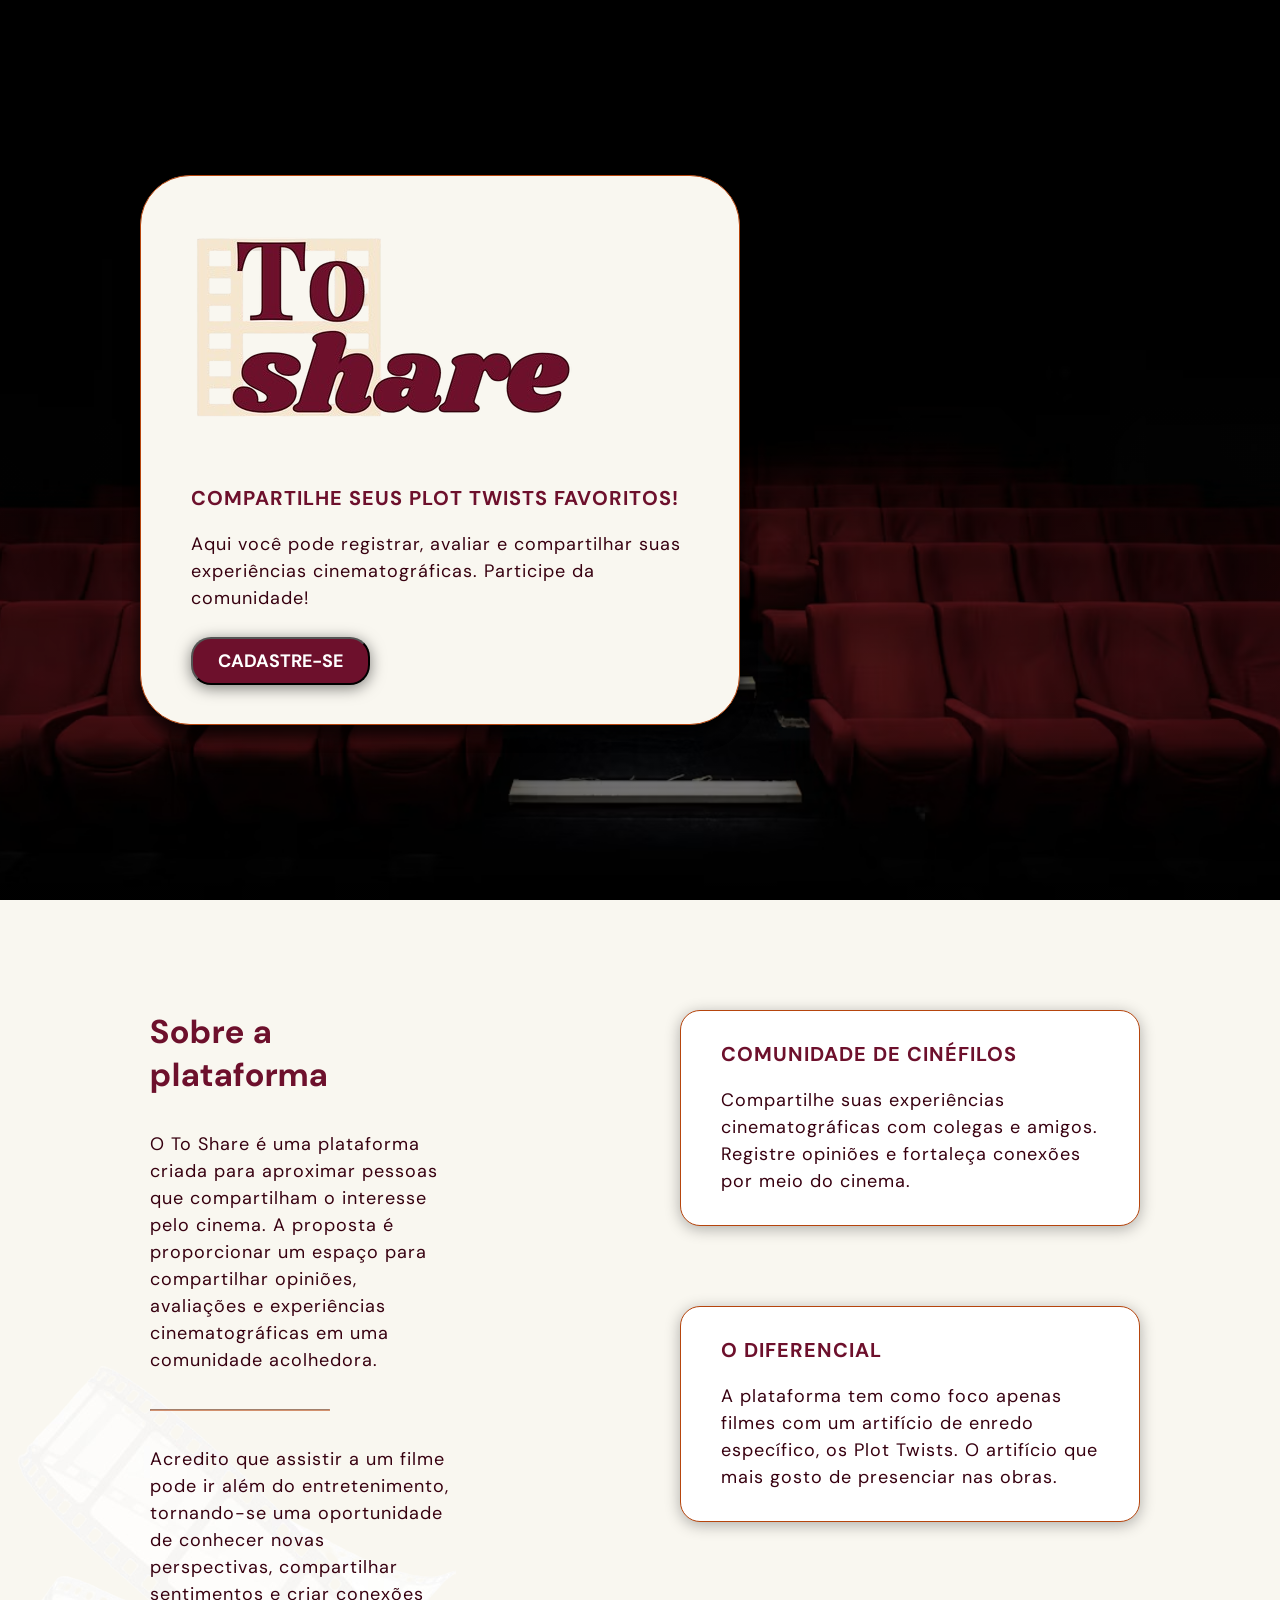
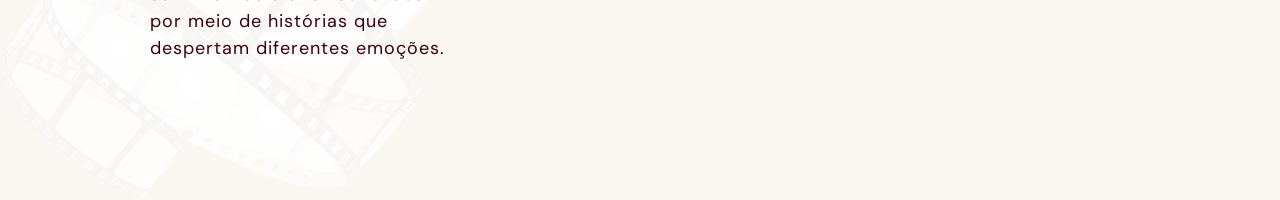
<file: front-end/pages/index.html>
<!DOCTYPE html>
<html lang="pt-br">

<head>
    <meta charset="UTF-8">
    <meta name="viewport" content="width=device-width, initial-scale=1.0">
    <title>ToShare - Home</title>
    <link rel="stylesheet" href="../css/style-home.css">
</head>

<body>
    <section class="cta">

        <div class="cta-container">
            <div class="home-title">
                <img src="../img/ToShare-logo.png">
            </div>
            <div>
                <h3 class="container-subtitle">COMPARTILHE SEUS PLOT TWISTS FAVORITOS!</h3>
                <p class="home-text">Aqui você pode registrar, avaliar e compartilhar suas experiências
                    cinematográficas. Participe da comunidade!</p>
            </div>
            <div>
                <button class="cta-button">CADASTRE-SE</button>
            </div>
        </div>
    </section>
    <section class="about">
        <div class="bloco">
            <div class="about-subtitle">
                <h1>Sobre a plataforma</h1>
            </div>
            <div>
                <p class="home-text">O To Share é uma plataforma criada para aproximar pessoas que compartilham o
                    interesse pelo cinema. A
                    proposta é proporcionar um espaço para compartilhar opiniões, avaliações e experiências
                    cinematográficas em uma comunidade acolhedora.
                </p>
            </div>
            <hr>
            <div>
                <p class="home-text">Acredito que assistir a um filme pode ir além do entretenimento, tornando-se
                    uma
                    oportunidade de
                    conhecer novas perspectivas, compartilhar sentimentos e criar conexões por meio de histórias que
                    despertam diferentes emoções.
                </p>
            </div>
        </div>
        <div class="card-bloco">
            <div class="card">
                <h3 class="container-subtitle">COMUNIDADE DE CINÉFILOS</h3>
                <p class="home-text">Compartilhe suas experiências cinematográficas com colegas e amigos. Registre
                    opiniões e fortaleça
                    conexões por meio do cinema.
                </p>
            </div>
            <div class="card">
                <h3 class="container-subtitle">O DIFERENCIAL</h3>
                <p class="home-text">
                    A plataforma tem como foco apenas filmes com um artifício de enredo específico, os Plot Twists. O
                    artifício que mais gosto de presenciar nas obras.
                </p>
            </div>
        </div>

    </section>
</body>

</html>
</file>
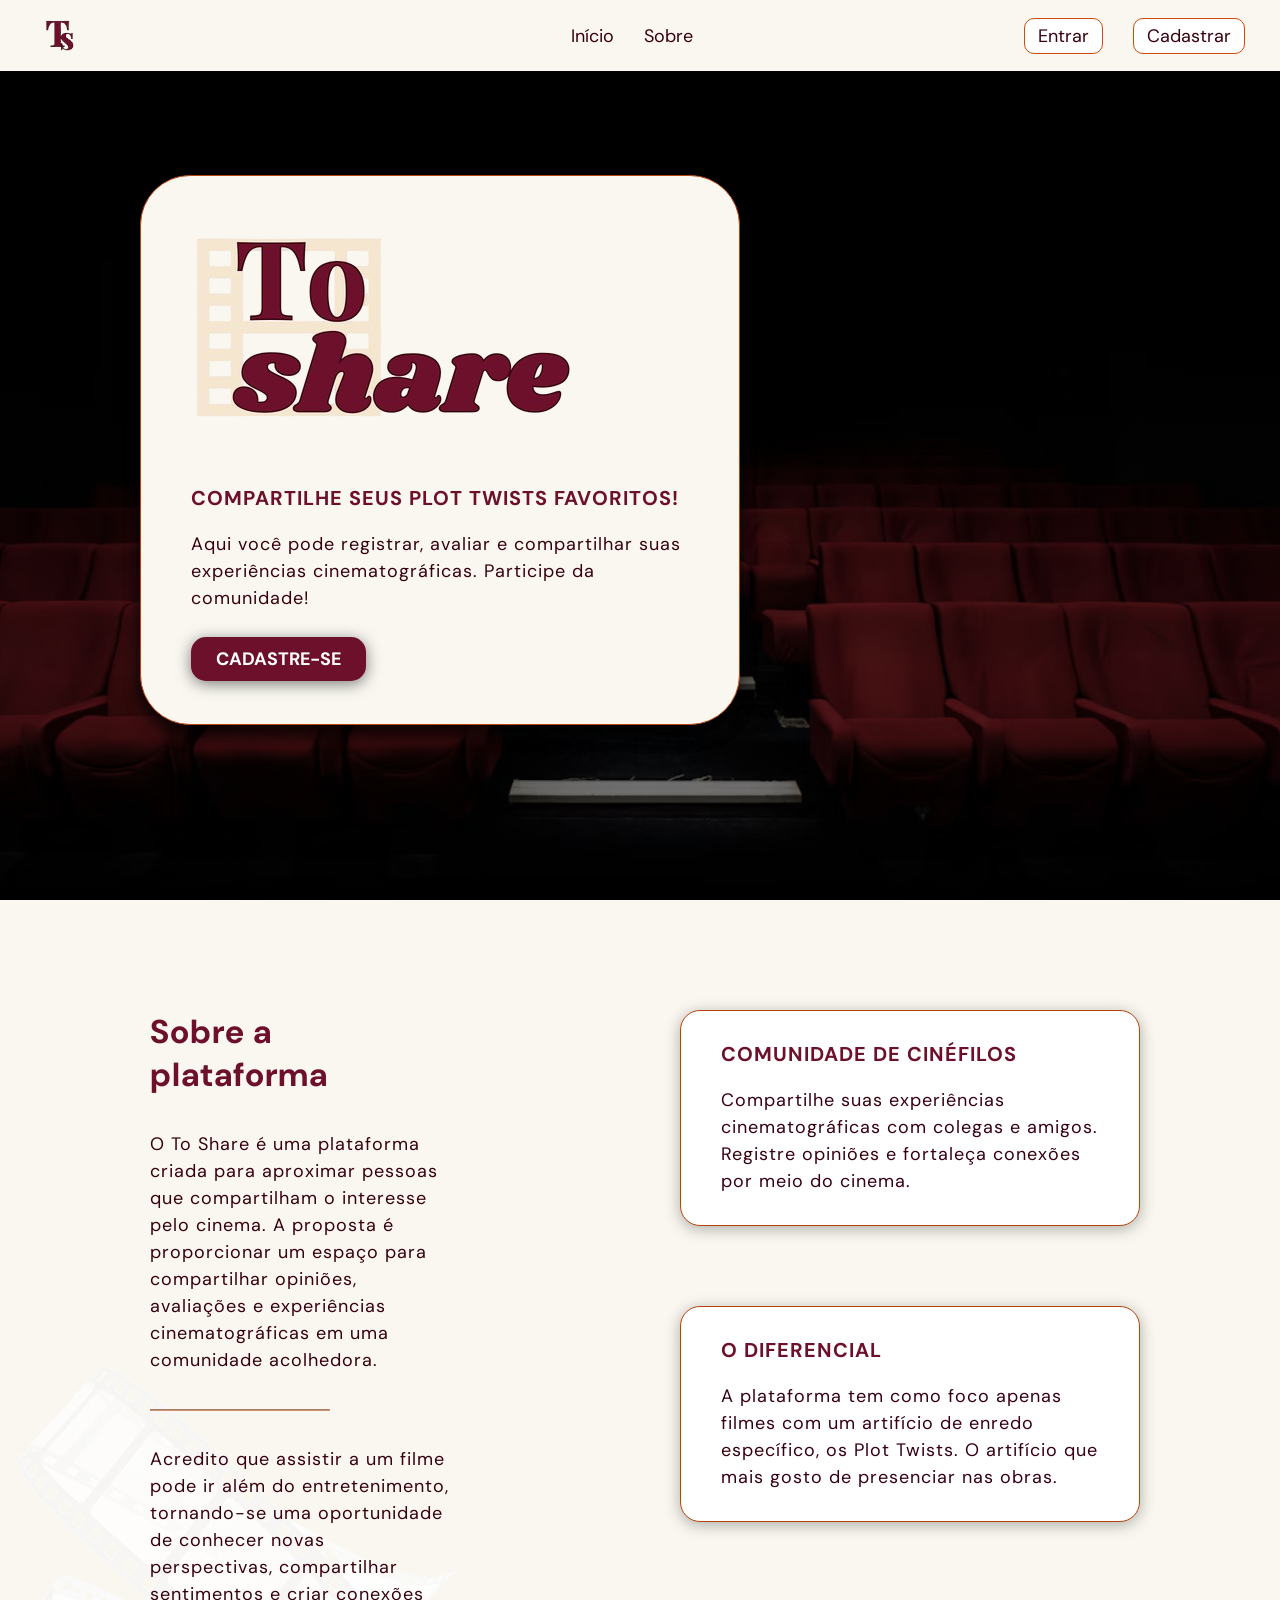
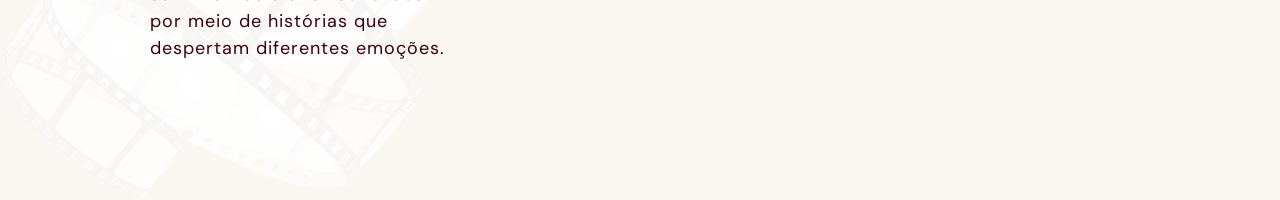
<file: front-end/public/pages/index.html>
<!DOCTYPE html>
<html lang="pt-br">

<head>
    <meta charset="UTF-8">
    <meta name="viewport" content="width=device-width, initial-scale=1.0">
    <title>ToShare - Home</title>
    <link rel="stylesheet" href="../css/style-home.css">
</head>

<body>
    <section class="header">
        <div class="header-title">
            <img src="../img/header-logo.png" alt="TS - Abreviação de To share">
        </div>
        <nav class="header-nav">
            <a href="#inicio">Início</a>
            <a href="#sobre">Sobre</a>
        </nav>
        <div class="header-button">
            <a href="login.html">Entrar</a>
            <a href="cadastro.html">Cadastrar</a>
        </div>
    </section>
    <section class="cta" id="inicio">
        <div class="cta-container">
            <div class="home-title">
                <img src="../img/ToShare-logo.png">
            </div>
            <div>
                <h3 class="container-subtitle">COMPARTILHE SEUS PLOT TWISTS FAVORITOS!</h3>
                <p class="home-text">Aqui você pode registrar, avaliar e compartilhar suas experiências
                    cinematográficas. Participe da comunidade!</p>
            </div>
            <div>
                <button class="cta-button">CADASTRE-SE</button>
            </div>
        </div>
    </section>
    <section class="about" id="sobre">
        <div class="bloco">
            <div class="about-subtitle">
                <h1>Sobre a plataforma</h1>
            </div>
            <div>
                <p class="home-text">O To Share é uma plataforma criada para aproximar pessoas que compartilham o
                    interesse pelo cinema. A
                    proposta é proporcionar um espaço para compartilhar opiniões, avaliações e experiências
                    cinematográficas em uma comunidade acolhedora.
                </p>
            </div>
            <hr>
            <div>
                <p class="home-text">Acredito que assistir a um filme pode ir além do entretenimento, tornando-se
                    uma
                    oportunidade de
                    conhecer novas perspectivas, compartilhar sentimentos e criar conexões por meio de histórias que
                    despertam diferentes emoções.
                </p>
            </div>
        </div>
        <div class="card-bloco">
            <div class="card">
                <h3 class="container-subtitle">COMUNIDADE DE CINÉFILOS</h3>
                <p class="home-text">Compartilhe suas experiências cinematográficas com colegas e amigos. Registre
                    opiniões e fortaleça
                    conexões por meio do cinema.
                </p>
            </div>
            <div class="card">
                <h3 class="container-subtitle">O DIFERENCIAL</h3>
                <p class="home-text">
                    A plataforma tem como foco apenas filmes com um artifício de enredo específico, os Plot Twists. O
                    artifício que mais gosto de presenciar nas obras.
                </p>
            </div>
        </div>

    </section>
</body>

</html>
</file>
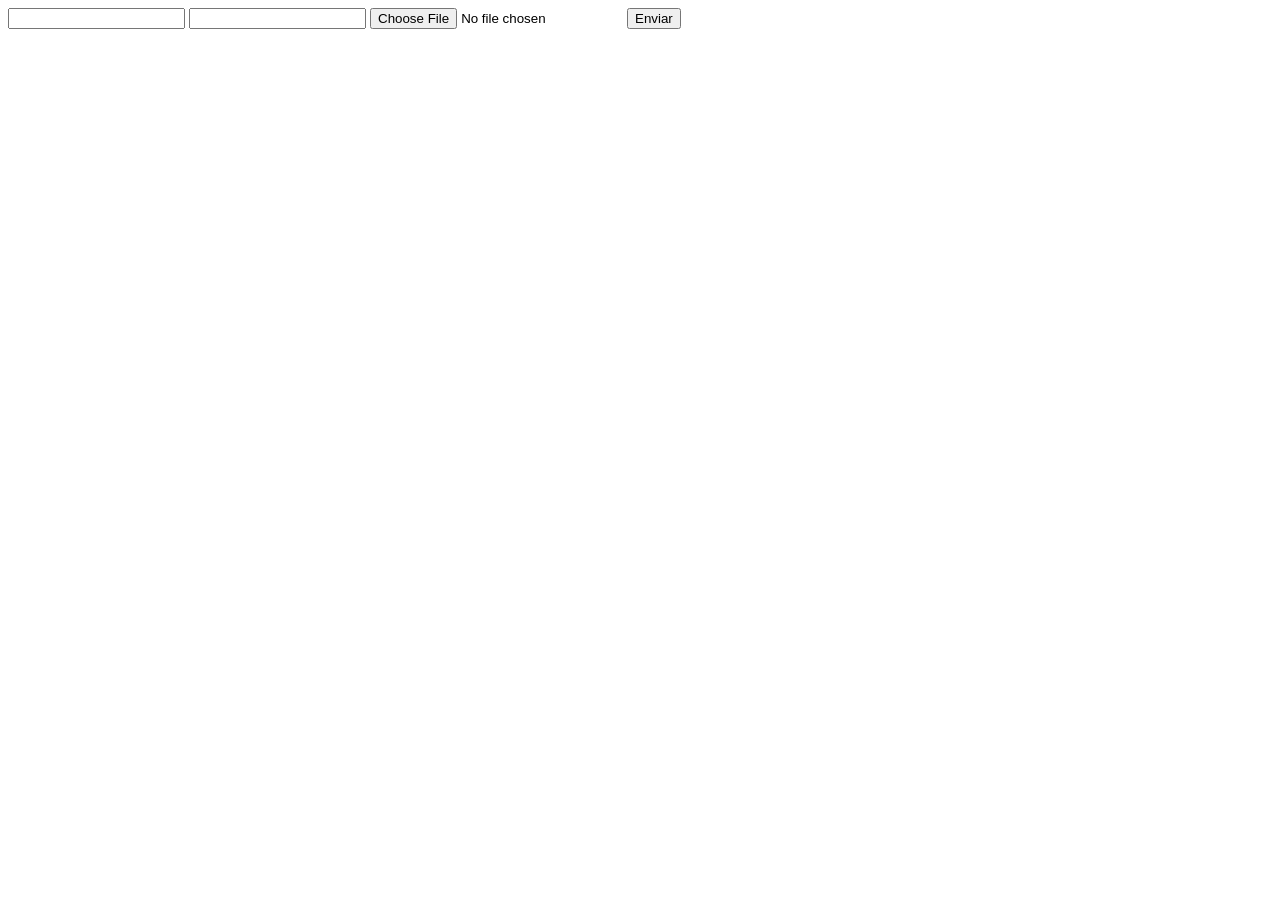
<file: front-end/DOCUMENTOS_DE_APOIO/exemplo_de_upload_de_arquivo/public/index.html>
<!DOCTYPE html>
<html lang="en">

<head>
  <meta charset="UTF-8">
  <meta http-equiv="X-UA-Compatible" content="IE=edge">
  <meta name="viewport" content="width=device-width, initial-scale=1.0">
  <title>Upload</title>
</head>

<body>

  <div>
    <input name="nome" id="nome" type="text" />
    <input name="email" id="email" type="url" />
    <input name="foto" id="foto" type="file" />
    <button onclick="enviar()">Enviar</button>
  </div>

  <div id="container"></div>
</body>

</html>

<script>
  function enviar() {
    const formData = new FormData();
    formData.append('foto', foto.files[0])
    formData.append('nome', nome.value)
    formData.append('email', email.value)

    fetch("/usuarios/cadastro", {
      method: "POST",
      body: formData
    })
      .then(res => {
        window.location = "./perfil.html"
      })
      .catch(err => {
        console.log(err);
      })
  }
</script>
</file>
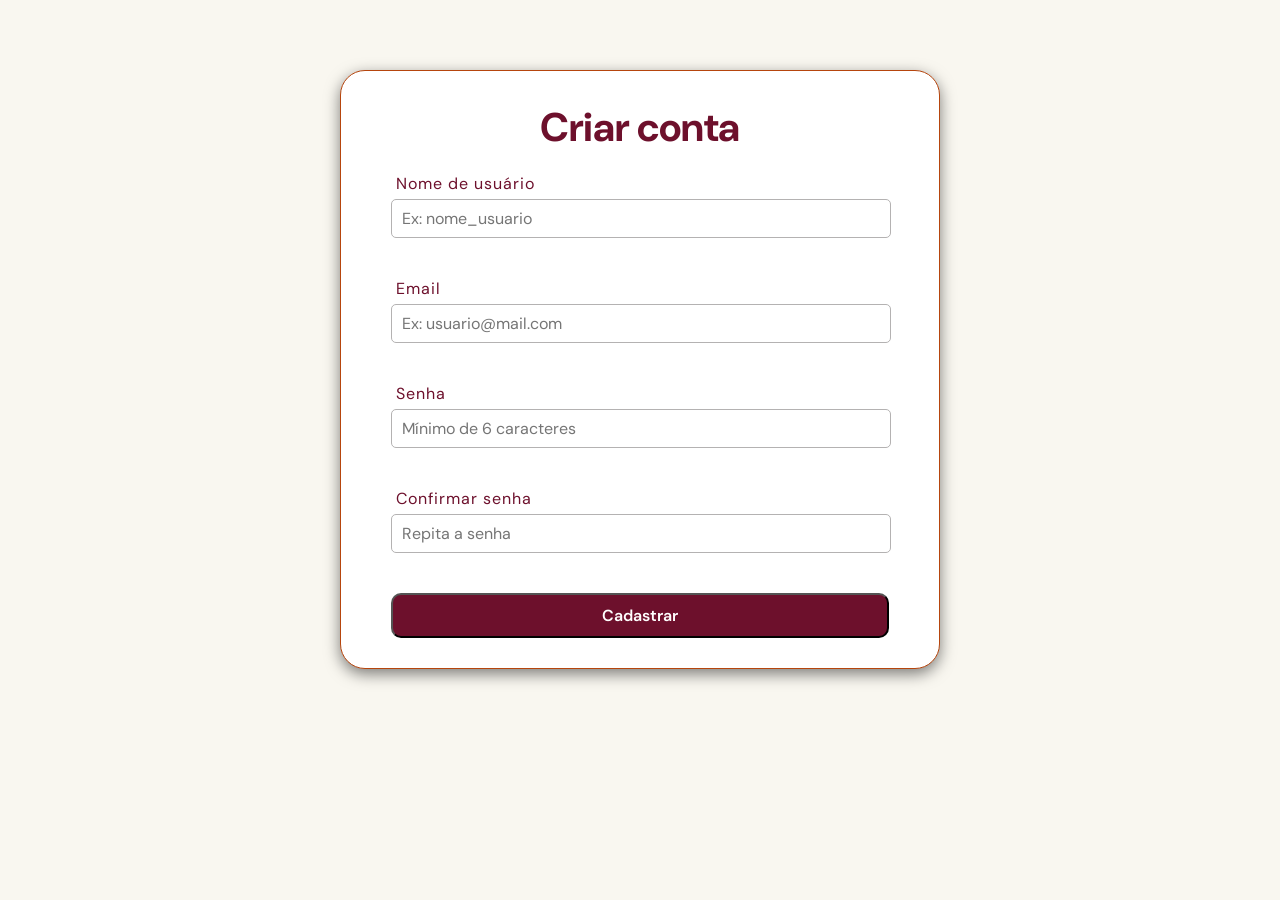
<file: front-end/pages/cadastro.html>
<!DOCTYPE html>
<html lang="pt-br">
<head>
    <meta charset="UTF-8">
    <meta name="viewport" content="width=device-width, initial-scale=1.0">
    <title>Cadastro - ToShare</title>
    <link rel="stylesheet" href="../css/style-cadastro.css">
</head>
<body>
    <form action="cadastrar-usuario" class="cad-container">
        <div class="cad-title">
            <h1>Criar conta</h1>
        </div>
        <div class="campo">
            <label for="">Nome de usuário</label>
            <input type="text" id="ipt_username" placeholder="Ex: nome_usuario">
            <p id="msg_username"></p>
        </div>
        <div class="campo">
            <label for="">Email</label>
            <input type="text" id="ipt_email" placeholder="Ex: usuario@mail.com">
            <p id="msg_email"></p>
        </div>
        <div class="campo">
            <label for="">Senha</label>
            <input type="text" id="ipt_senha" placeholder="Mínimo de 6 caracteres">
            <p id="msg_senha"></p>
        </div>
        <div class="campo">
            <label for="">Confirmar senha</label>
            <input type="text" id="ipt_conf_senha" placeholder="Repita a senha">
            <p id="msg_conf_senha"></p>
        </div>
        <div>
            <button  type="onsubmit" class="cad-button">
                Cadastrar
            </button>
        </div>
    </form>
</body>
</html>
</file>
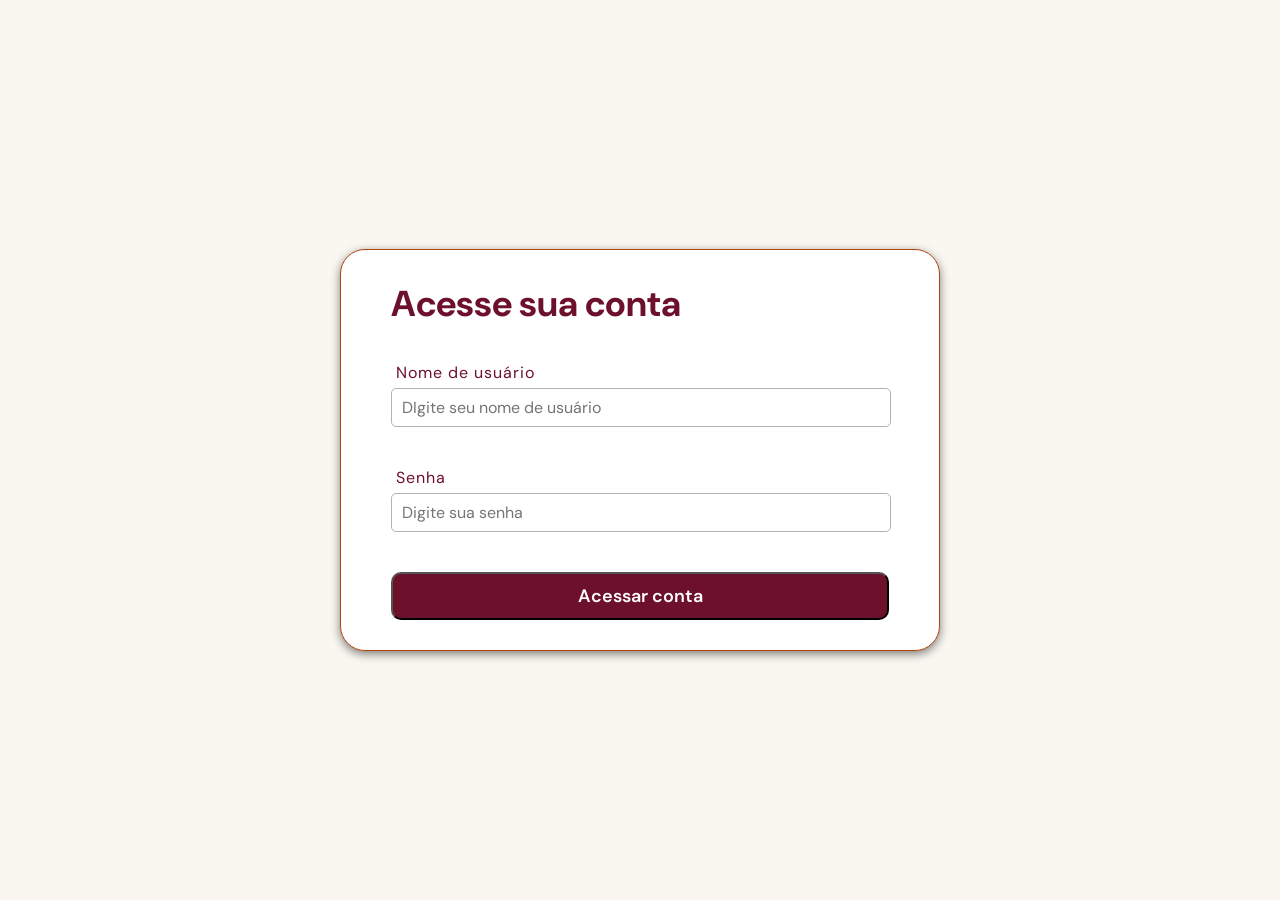
<file: front-end/pages/login.html>
<!DOCTYPE html>
<html lang="pt-br">
<head>
    <meta charset="UTF-8">
    <meta name="viewport" content="width=device-width, initial-scale=1.0">
    <title>Login - ToShare</title>
    <link rel="stylesheet" href="../css/style-login.css">
</head>
<body>
    <form action="acessar-conta" class="login-container">
        <div class="login-title">
            <h1>Acesse sua conta</h1>
        </div>
        <div class="campo">
            <label for="ipt_username">Nome de usuário</label>
            <input type="text" id="ipt_username" placeholder="DIgite seu nome de usuário">
            <p id="msg_username"></p>
        </div>
        <div class="campo">
            <label for="ipt_senha">Senha</label>
            <input type="text" id="ipt_senha" placeholder="Digite sua senha">
            <p id="msg_senha"></p>
        </div>
        <div>
            <button onsubmit="acessar-conta" class="login-button">
                Acessar conta
            </button>
        </div>
    </form>
</body>
</html>
</file>
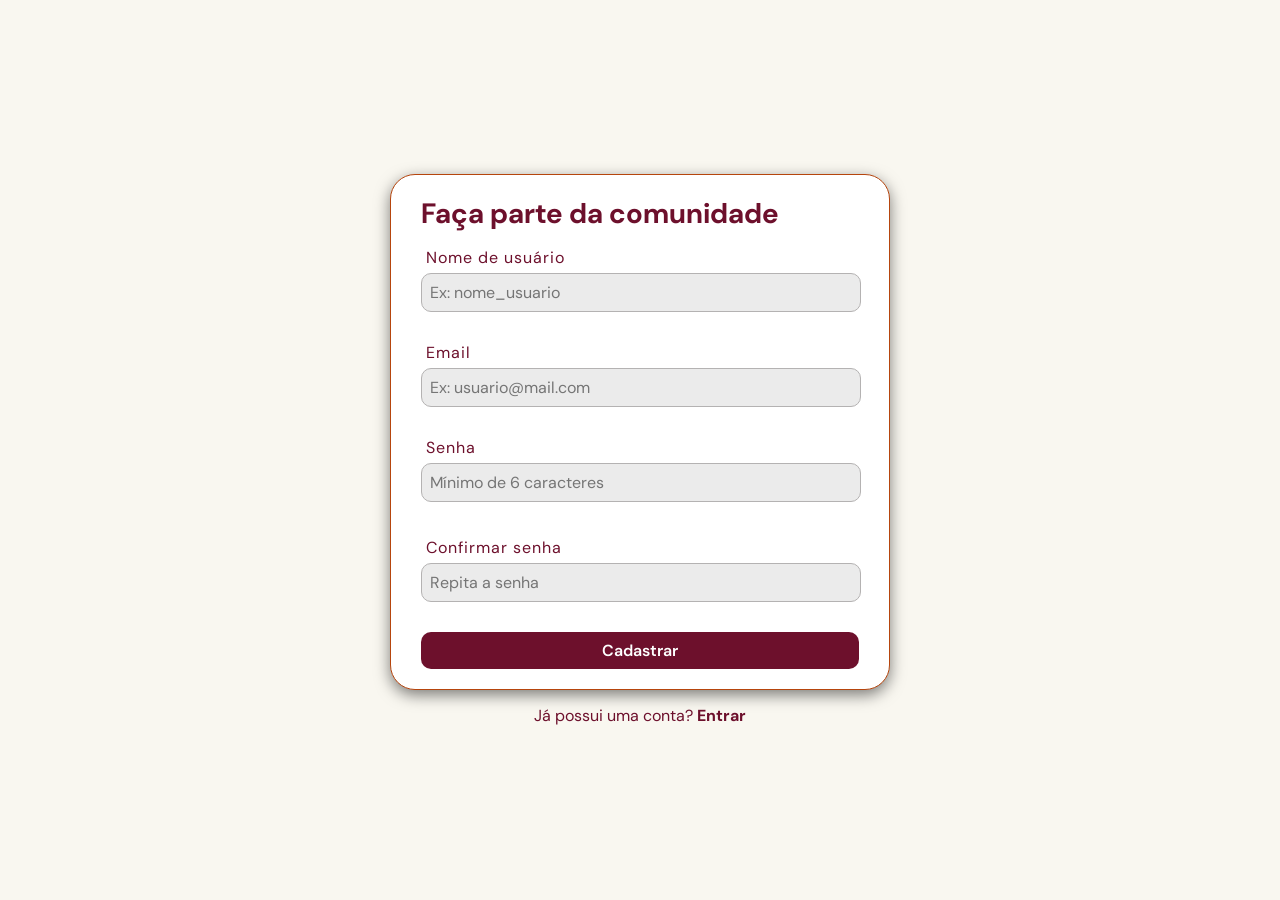
<file: front-end/public/pages/cadastro.html>
<!DOCTYPE html>
<html lang="pt-br">
<head>
    <meta charset="UTF-8">
    <meta name="viewport" content="width=device-width, initial-scale=1.0">
    <title>Cadastro - ToShare</title>
    <link rel="stylesheet" href="../css/style-cadastro.css">
</head>
<body>
    <form action="/cadastrar-usuario" class="cad-container" onsubmit="cadastrarUsuario(event)">
        <div class="cad-title">
            <h1>Faça parte da comunidade</h1>
        </div>
        <div class="campo">
            <label for="ipt_username">Nome de usuário</label>
            <input type="text" id="ipt_username" placeholder="Ex: nome_usuario" oninput="validarUsername()">
            <p class="msg-validando" id="msg_username"></p>
        </div>
        <div class="campo">
            <label for="ipt_email">Email</label>
            <input type="text" id="ipt_email" placeholder="Ex: usuario@mail.com" oninput="validarEmail()">
            <p class="msg-validando" id="msg_email"></p>
        </div>
        <div class="campo">
            <label for="ipt_senha">Senha</label>
            <input type="password" id="ipt_senha" placeholder="Mínimo de 6 caracteres" oninput="validarSenha(), confirmarSenha()">
            <p class="msg-validando" id="msg_senha"></p>
            <p class="msg-validando" id="msg_caractere"></p>
        </div>
        <div class="campo">
            <label for="ipt_conf_senha">Confirmar senha</label>
            <input type="password" id="ipt_conf_senha" placeholder="Repita a senha" oninput="confirmarSenha()">
            <p class="msg-validando" id="msg_conf_senha"></p>
        </div>
        <div>
            <button  type="submit" class="cad-button">
                Cadastrar
            </button>
        </div>
    </form>
    <div class="cad-login">
        <p>Já possui uma conta?<a href="login.html"> Entrar</a></p>
    </div>
</body>
<script src="../js/cadastro.js"></script>
</html>
</file>
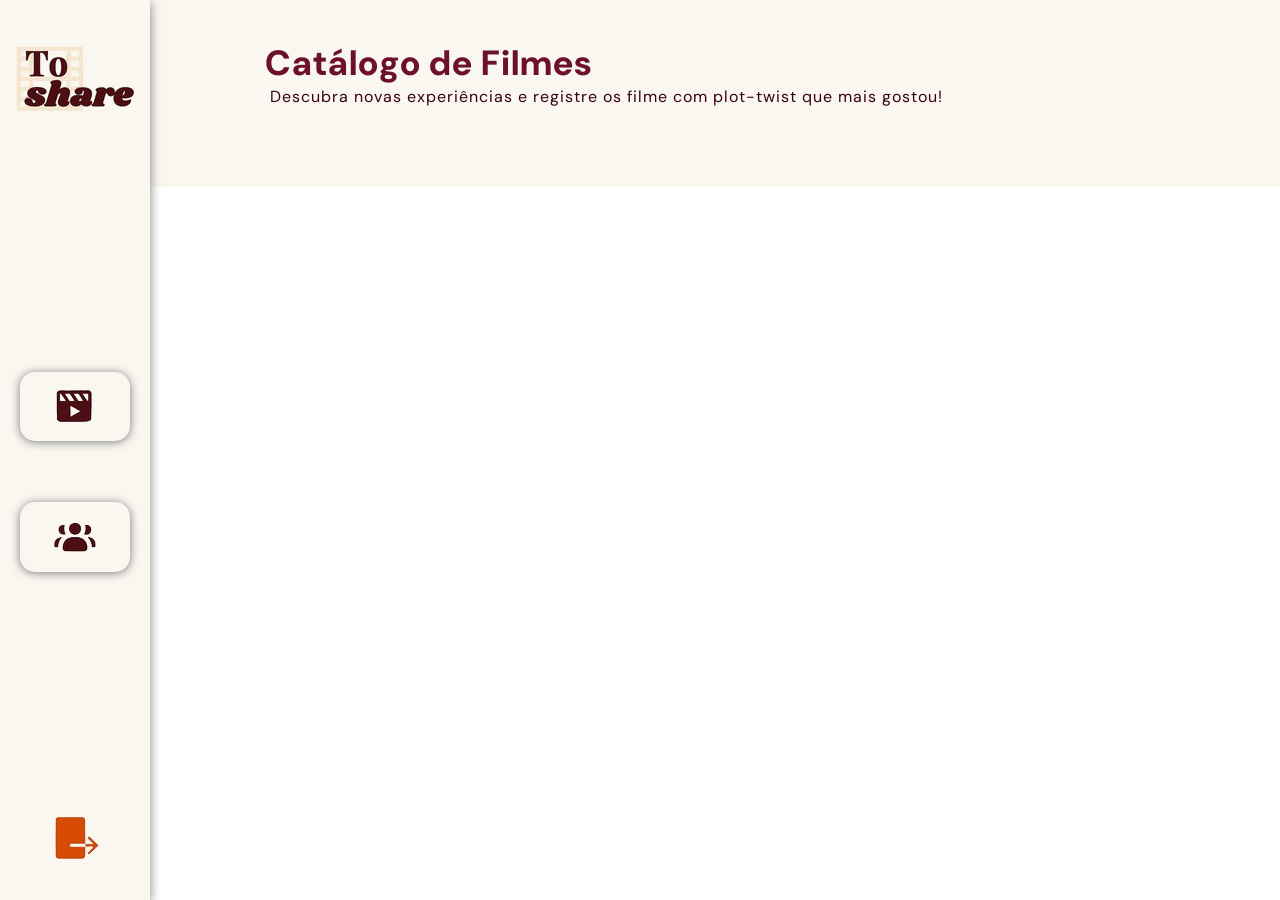
<file: front-end/public/pages/catalogo.html>
<!DOCTYPE html>
<html lang="pt-br">

<head>
    <meta charset="UTF-8">
    <meta name="viewport" content="width=device-width, initial-scale=1.0">
    <title>Catálogo - ToShare</title>
    <link rel="stylesheet" href="../css/style-catalogo.css">
</head>

<body>
    <section class="side-bar">
        <div class="logo-side">
            <img src="../img/logo-sidebar.png" alt="">
        </div>
        <div class="nav">
            <a href="" class="nav-icon"><img class="correc-img" src="../img/catalogo-sidebar.png" alt=""></a>
            <a href="dashboard.html" class="nav-icon"><img src="../img/dash-sidebar.png" alt=""></a>
        </div>
        <div class="logout-side">
            <a href="login.html"><img src="../img/logout-sidebar.png" alt=""></a>
        </div>
    </section>
    <section class="catalogo-body">
        <div class="title">
            <h1>Catálogo de Filmes</h1>
            <p>Descubra novas experiências e registre os filme com plot-twist que mais gostou!</p>
        </div>
        <div class="container-filme" id="div_catalogo">
        </div>
    </section>
</body>
<script src="../js/catalogo.js"></script>
</html>
</file>
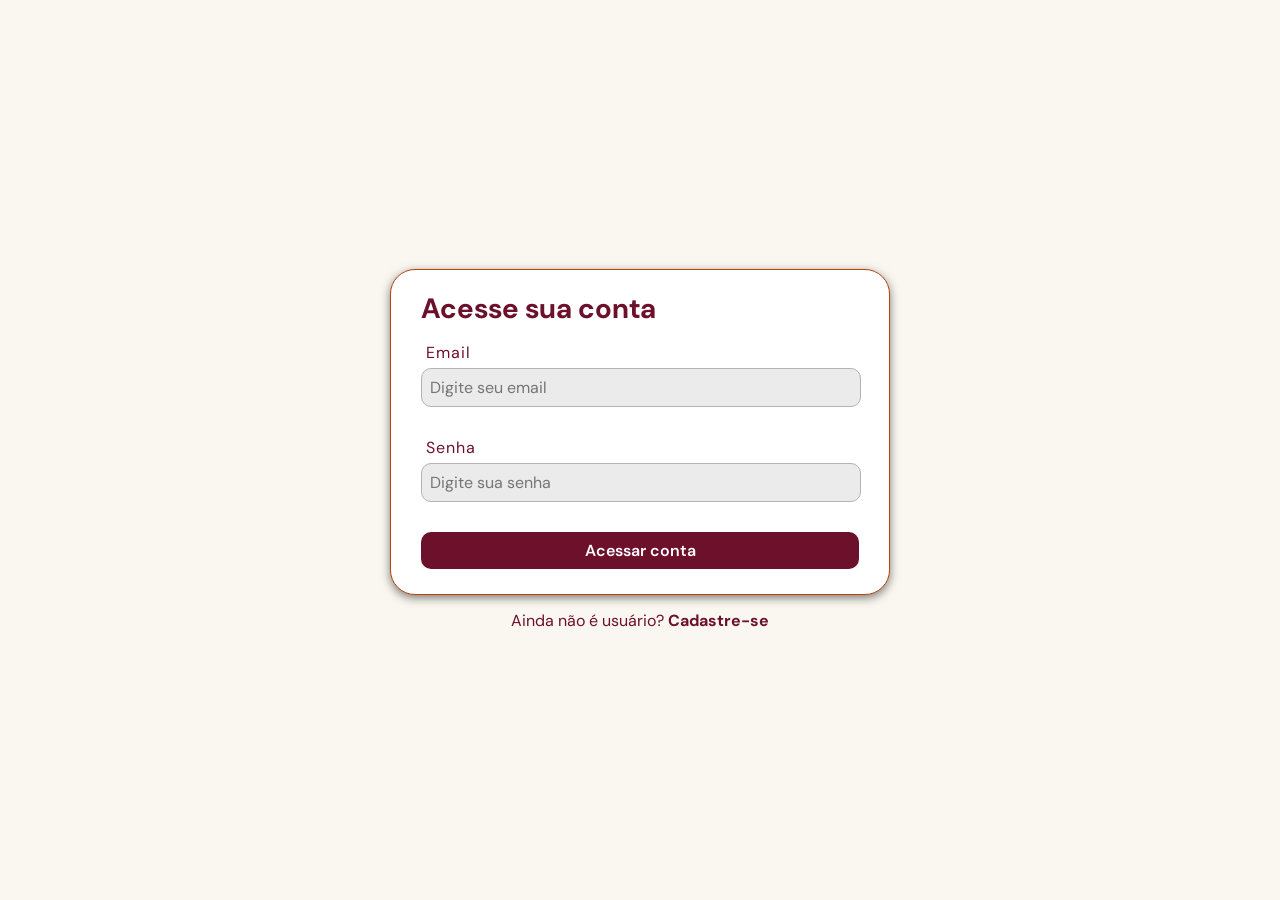
<file: front-end/public/pages/login.html>
<!DOCTYPE html>
<html lang="pt-br">

<head>
    <meta charset="UTF-8">
    <meta name="viewport" content="width=device-width, initial-scale=1.0">
    <title>Login - ToShare</title>
    <link rel="stylesheet" href="../css/style-login.css">
</head>

<body>
    <form action="/acessar-conta" class="login-container" onsubmit="acessarConta(event)" >
        <div class="login-title">
            <h1>Acesse sua conta</h1>
        </div>
        <div class="campo">
            <label for="ipt_email">Email</label>
            <input type="text" id="ipt_email" placeholder="Digite seu email" oninput="validarEmail()">
            <p id="msg_email"></p>
        </div>
        <div class="campo">
            <label for="ipt_senha">Senha</label>
            <input type="password" id="ipt_senha" placeholder="Digite sua senha" oninput="validarSenha()">
            <p id="msg_senha"></p>
        </div>
        <div class="acesso">
            <button type="submit" class="login-button">
                Acessar conta
            </button>
            <p id="msg_login" class="msg-validando"></p>
        </div>
        <p></p>
    </form>
    <div class="cad-login">
        <p>Ainda não é usuário? <a href="cadastro.html">Cadastre-se</a></p>
    </div>
</body>
<script src="../js/login.js"></script>
</html>
</file>
<file: front-end/css/style-home.css>
@import url('https://fonts.googleapis.com/css2?family=DM+Sans:wght@400;500;600;700;800;900&display=swap');

*{
    margin: 0;
    padding: 0;
    box-sizing: border-box;
    font-family: "DM Sans", sans-serif;
}

.cta{
    display: flex;
    flex-direction: column;
    justify-content: center;
    min-height: 100vh;
    background-image: 
        linear-gradient(rgba(0, 0, 0, 0.4), rgba(0, 0, 0, 0.5)),
        url('../img/movies.png');
    background-size: cover;
    background-repeat: no-repeat;
    background-position: center;
}

.cta-container{
    margin-left: 140px;
    padding-left: 50px;
    padding-right: 50px;
    box-shadow: 0 10px 15px rgba(0, 0, 0, 0.5), 0 10px 15px rgba(0, 0, 0, 0.5);
    height: 550px;
    width: 600px;
    border-radius: 50px;
    background-color: #f9f7f0;
    border: 1px solid #b6450d;
}

.container-subtitle{
    font-size: 20px;
    text-align: left;
    letter-spacing: 1px;
    color: #6d102c;
    margin-bottom: 20px;
}

.home-text{
    font-size: 18px;
    text-align: left;
    letter-spacing: 1px;
    line-height: 1.5;
    color: #370010;
}

.cta-button{
    margin-top: 25px;
    font-size: 18px;
    font-weight: bold;
    color: #FFFFFF;
    padding: 10px 25px 10px 25px;
    margin-top: 25 px;
    box-shadow: 0 3px 15px rgba(0, 0, 0, 0.5);
    background-color: #6d102c;
    border-radius: 20px;
    transition: 0.3s;
    cursor: pointer;
}

.cta-button:hover {
    background-color: #cf4b09;
}

.about {
    height: 100vh;
    padding: 110px 140px 110px 150px;
    display: flex;
    background-color: #f9f7f0;
    gap: 230px;
    background-image:
        url('../img/film-tape.png');
    background-repeat: no-repeat;
    background-position: bottom left;
}

.about-subtitle{
    color: #6d102c;
    font-size: 22px;
    letter-spacing: 1px;
}

.bloco {
    display: flex;
    flex-direction: column;
    width: 100%;
    max-width: 480px;
    gap: 35px;
}

.card-bloco {
    display: flex;
    flex-direction: column;
    gap: 80px;
}

.card {
    border: 1px solid #b6450d;
    border-radius: 20px;
    width: 460px;
    padding: 30px 40px 30px 40px;
    background-color: #FFFFFF;
    box-shadow: 0 3px 15px rgba(0, 0, 0, 0.3);
}

hr {
    width: 60%;
    border-color: #b6450d91;
}
</file>
<file: front-end/public/css/style-home.css>
@import url('https://fonts.googleapis.com/css2?family=DM+Sans:wght@400;500;600;700;800;900&display=swap');

*{
    margin: 0;
    padding: 0;
    box-sizing: border-box;
    font-family: "DM Sans", sans-serif;
}

.header {
    background-color: #f9f7f0;
    display: flex;
    align-items: center;
    justify-content: space-between;
    padding: 0px 35px 0px 35px;
    font-size: 18px;
    position: fixed;
    width: 100%;
    box-shadow: 0px 0px 10px 0px rgba(0, 0, 0, 0.5);

}

.header-title {
    margin-right: 150px;

}
.header-title img{
    width: 55px;
    height: 65px;
}
.header-nav {
    display: flex;
    gap: 30px;
}

.header-nav a {
    color: #370010;
    cursor: pointer;
    text-decoration: none;
    transition: 0.2s;
}

.header-nav a:hover {
    color: #cf4b09;
}

.header-button {
    display: flex;
    gap: 30px;
}

.header-button a {
    background-color: #FFFFFF;
    color: #370010;
    cursor: pointer;
    border: 1px solid #cf4b09;
    border-radius: 10px;
    padding: 5px 13px;
    transition: 0.3s;
    text-decoration: none;
}

.header-button a:hover {
    color: #f9f7f0;
    background-color: #b6450d;
}

.cta{
    display: flex;
    flex-direction: column;
    justify-content: center;
    min-height: 100vh;
    background-image: 
        linear-gradient(rgba(0, 0, 0, 0.4), rgba(0, 0, 0, 0.5)),
        url('../img/movies.png');
    background-size: cover;
    background-repeat: no-repeat;
    background-position: center;
}

.cta-container{
    margin-left: 140px;
    padding-left: 50px;
    padding-right: 50px;
    box-shadow: 0 10px 15px rgba(0, 0, 0, 0.5), 0 10px 15px rgba(0, 0, 0, 0.5);
    height: 550px;
    width: 600px;
    border-radius: 50px;
    background-color: #f9f7f0;
    border: 1px solid #b6450d;
}

.container-subtitle{
    font-size: 20px;
    text-align: left;
    letter-spacing: 1px;
    color: #6d102c;
    margin-bottom: 20px;
}

.home-text{
    font-size: 18px;
    text-align: left;
    letter-spacing: 1px;
    line-height: 1.5;
    color: #370010;
}

.cta-button{
    border: 0px;
    margin-top: 25px;
    font-size: 18px;
    font-weight: bold;
    color: #FFFFFF;
    padding: 10px 25px 10px 25px;
    margin-top: 25 px;
    box-shadow: 0 3px 15px rgba(0, 0, 0, 0.5);
    background-color: #6d102c;
    border-radius: 15px;
    transition: 0.3s;
    cursor: pointer;
}

.cta-button:hover {
    background-color: #cf4b09;
}

.about {
    height: 100vh;
    padding: 110px 140px 110px 150px;
    display: flex;
    background-color: #f9f7f0;
    gap: 230px;
    background-image:
        url('../img/film-tape.png');
    background-repeat: no-repeat;
    background-position: bottom left;
}

.about-subtitle{
    color: #6d102c;
    font-size: 22px;
    letter-spacing: 1px;
}

.bloco {
    display: flex;
    flex-direction: column;
    width: 100%;
    max-width: 480px;
    gap: 35px;
}

.card-bloco {
    display: flex;
    flex-direction: column;
    gap: 80px;
}

.card {
    border: 1px solid #b6450d;
    border-radius: 20px;
    width: 460px;
    padding: 30px 40px 30px 40px;
    background-color: #FFFFFF;
    box-shadow: 0 3px 15px rgba(0, 0, 0, 0.3);
}

hr {
    width: 60%;
    border-color: #b6450d91;
}
</file>
<file: front-end/css/style-cadastro.css>
@import url('https://fonts.googleapis.com/css2?family=DM+Sans:wght@400;500;600;700;800;900&display=swap');

*{
    margin: 0;
    padding: 0;
    box-sizing: border-box;
    font-family: "DM Sans", sans-serif;
    box-sizing: border-box;
}

body {
    padding-top: 70px;
    padding-bottom: 40px;
    display: flex;
    flex-direction: column;
    align-items: center;
    background-color: #f9f7f0;
}

.cad-container {
    width: 100%;
    max-width: 600px;
    background-color: #ffffff;
    border: 1px solid #b6450d;
    border-radius: 25px;
    padding: 30px 50px 30px 50px;
    box-shadow: 0 5px 15px rgba(0, 0, 0, 0.5);
}

.cad-title {
    font-size: 20px;
    text-align: center;
    color: #6d102c;
    padding-bottom: 20px;

}

.campo {
    display: flex;
    flex-direction: column;
    gap: 5px;
    padding-bottom: 35px;
}

.campo label {
    padding-left: 5px;
    font-size: 16px;
    letter-spacing: 1px;
    text-align: left;
    color: #6d102c;
}

.campo input {
    background-color: #ffffff;
    width: 500px;
    font-size: 16px;
    padding: 8px 10px 8px 10px;
    border-radius: 5px;
    border: 1px solid #b4b2b2;
}

.cad-button {
    background-color: #6d102c;
    color: #ffffff;
    padding-top: 10px;
    padding-bottom: 10px;
    font-size: 16px;
    width: 100%;
    max-width: 500px;
    font-weight: 600;
    border-radius: 10px;
    cursor: pointer;
    transition: 0.4s;
}

.cad-button:hover {
    background-color:#cf4b09;
}
</file>
<file: front-end/css/style-login.css>
@import url('https://fonts.googleapis.com/css2?family=DM+Sans:wght@400;500;600;700;800;900&display=swap');

*{
    margin: 0;
    padding: 0;
    box-sizing: border-box;
    font-family: "DM Sans", sans-serif;
    box-sizing: border-box;
}

body {
  display: flex;
  justify-content: center;
  align-items: center;
  min-height: 100vh;
  background-color: #f9f7f0;
}

.login-container {
    width: 100%;
    max-width: 600px;
    border: 1px solid #b6450d;
    border-radius: 25px;
    padding: 30px 50px 30px 50px;
    box-shadow: 0 3px 10px rgba(0, 0, 0, 0.5);
    background-color: #ffffff;
}

.login-title {
    padding-bottom: 35px;
    font-size: 18px;
    text-align: left;
    color: #6d102c;
}

.campo {
    display: flex;
    flex-direction: column;
    gap: 5px;
    padding-bottom: 35px;
}

.campo label {
    padding-left: 5px;
    font-size: 16px;
    letter-spacing: 1px;
    text-align: left;
    color: #6d102c;
}

.campo input {
    background-color: #ffffff;
    width: 500px;
    font-size: 16px;
    padding: 8px 10px 8px 10px;
    border-radius: 5px;
    border: 1px solid #b4b2b2;
}

.login-button {
    background-color: #6d102c;
    color: #ffffff;
    padding-top: 10px;
    padding-bottom: 10px;
    font-size: 18px;
    width: 100%;
    max-width: 500px;
    font-weight: 600;
    border-radius: 10px;
    cursor: pointer;
    transition: 0.4s;
}

.login-button:hover {
    background-color:#cf4b09;
}
</file>
<file: front-end/public/css/style-cadastro.css>
@import url('https://fonts.googleapis.com/css2?family=DM+Sans:wght@400;500;600;700;800;900&display=swap');

* {
    margin: 0;
    padding: 0;
    box-sizing: border-box;
    font-family: "DM Sans", sans-serif;
    box-sizing: border-box;
}

body {
    display: flex;
    flex-direction: column;
    justify-content: center;
    align-items: center;
    min-height: 100vh;
    background-color: #f9f7f0;
}

.cad-container {
    width: 100%;
    max-width: 500px;
    background-color: #ffffff;
    border: 1px solid #b6450d;
    border-radius: 25px;
    padding: 20px 30px 20px 30px;
    box-shadow: 0 5px 15px rgba(0, 0, 0, 0.5);
}

.cad-title {
    font-size: 14px;
    text-align: left;
    color: #6d102c;
    padding-bottom: 15px;
}

.campo {
    display: flex;
    flex-direction: column;
    gap: 5px;
    padding-bottom: 25px;
}

.campo label {
    padding-left: 5px;
    font-size: 16px;
    letter-spacing: 1px;
    text-align: left;
    color: #6d102c;
}

.campo input {
    background-color: #ebebeb;
    width: 440px;
    font-size: 16px;
    padding: 8px 8px 8px 8px;
    border-radius: 10px;
    border: 1px solid #b4b2b2;
}

.campo input:focus {
    background-color: #ffffff;
}

.campo p {
    padding-left: 5px;
    font-size: 14px;
}

.msg-validando {
    color: #cd0202;
}

.msg-valida {
    color: green;
}

.cad-button {
    background-color: #6d102c;
    color: #ffffff;
    padding-top: 8px;
    padding-bottom: 8px;
    font-size: 16px;
    width: 100%;
    max-width: 500px;
    font-weight: 600;
    border-radius: 10px;
    border: 0px;
    cursor: pointer;
    transition: 0.4s;
}

.cad-button:hover {
    background-color: #cf4b09;
}

.cad-login {
    margin-top: 15px;
    font-size: 16px;
    color: #6d102c;
}

.cad-login a {
    font-weight: bold;
    text-decoration: none;
    color: #6d102c;
}

.cad-login a:hover {
    font-weight: bold;
    transform: scale(1.001);
}
</file>
<file: front-end/public/css/style-catalogo.css>
@import url('https://fonts.googleapis.com/css2?family=DM+Sans:wght@400;500;600;700;800;900&display=swap');

* {
    margin: 0;
    padding: 0;
    box-sizing: border-box;
    font-family: "DM Sans", sans-serif;
}

.side-bar {
    display: flex;
    flex-direction: column;
    height: 100vh;
    width: 150px;
    padding: 30px 25px;
    position: fixed;
    transition: 0.3s;
    justify-content: space-between;
    align-items: center;
    background-color: #f9f7f0;
    box-shadow: 0 3px 10px rgba(0, 0, 0, 0.5);
}

.logo-side {
    margin-left: 10px;
}

.nav {
    display: flex;
    flex-direction: column;
    justify-content: space-between;
    align-items: center;
    height: 200px;

}

.nav-icon {
    border-radius: 15px;
    padding: 10px 30px 5px 30px;
    width: 100%;
    box-shadow: 0 1px 10px rgba(0, 0, 0, 0.5);
    transition: 0.3s;
    border: none;

}

.nav-icon:hover {
    background-color: #ffffff;
    border: 1px solid #d64a04;
    transform: scale(1.05);
}

.correc-img {
    margin-left: 3px;
    margin-top: 3px;
    margin-bottom: 3px;
}

.logout-side {
    transition: 0.3s;
}

.logout-side:hover {
    transform: scale(1.1);
}

.catalogo-body {
    background-color: #f9f7f0;
    height: 100%;
    display: flex;
    flex-direction: column;
    padding: 40px 60px 40px 250px;
}

.title p {
    color: #370010;
    font-size: 16px;
    padding-left: 5px;
}

.title {
    letter-spacing: 1px;
    margin-left: 15px;
    margin-bottom: 20px;
}

.title h1 {
    color: #6d102c;
    font-size: 35px;
    font-weight: 800;
}

.container-filme {
    display: grid;
    grid-template-columns: repeat(5, 1fr);
    gap: 20px 20px;
    width: 100%;
    padding: 10px 50px;
}

.card-filme {
    display: flex;
    flex-direction: column;
    padding: 10px 10px;
    width: 100%;
    max-width: 180px;
    height: 100%;
    max-height: 310px;
    background-color: #4b0f13;
    border-radius: 15px;
    box-shadow: 0 1px 10px rgba(0, 0, 0, 0.5);
    color: #f9f7f0;

}

.poster {
    border-radius: 10px;
}

.info {
    display: flex;
    justify-content: space-between;
    font-size: 14px;
    font-weight: 600;
    padding: 5px 2px;
    width: 100%;
}

.info span {
    white-space: nowrap;
    overflow: hidden;
    text-overflow: ellipsis;
}

.info button {
    background: transparent;
    border: none;
    cursor: pointer;
    transition: 0.3s;
    padding: 0;
    flex-shrink: 0;
}

.info img {
    width: 18px;
    height: 18px;
    object-fit: contain;
    transition: 0.3s;
}

.info img:hover {
    transform: scale(1.15);
}

.detalhes {
    display: flex;
    justify-content: space-between;
    font-size: 10px;
    text-transform: uppercase;
    padding: 0px 3px;
}
</file>
<file: front-end/public/css/style-login.css>
@import url('https://fonts.googleapis.com/css2?family=DM+Sans:wght@400;500;600;700;800;900&display=swap');

*{
    margin: 0;
    padding: 0;
    box-sizing: border-box;
    font-family: "DM Sans", sans-serif;
    box-sizing: border-box;
}

body {
  display: flex;
  flex-direction: column;
  justify-content: center;
  align-items: center;
  min-height: 100vh;
  background-color: #f9f7f0;
}

.login-container {
    width: 100%;
    max-width: 500px;
    border: 1px solid #b6450d;
    border-radius: 25px;
    padding: 20px 30px 20px 30px;
    box-shadow: 0 3px 10px rgba(0, 0, 0, 0.5);
    background-color: #ffffff;
}

.login-title {
    padding-bottom: 15px;
    font-size: 14px;
    text-align: left;
    color: #6d102c;
}

.campo {
    display: flex;
    flex-direction: column;
    gap: 5px;
    padding-bottom: 25px;
}

.campo label {
    padding-left: 5px;
    font-size: 16px;
    letter-spacing: 1px;
    text-align: left;
    color: #6d102c;
}

.campo input {
    background-color: #ebebeb;
    width: 440px;
    font-size: 16px;
    padding: 8px 8px 8px 8px;
    border-radius: 10px;
    border: 1px solid #b4b2b2;
}

.campo input:focus {
    background-color: #ffffff;
}

.campo p {
    padding-left: 5px;
    font-size: 14px;
}

.msg-validando {
    color: #cd0202;
}

.msg-valida {
    color: green;
}

.login-button {
    background-color: #6d102c;
    color: #ffffff;
    padding-top: 8px;
    padding-bottom: 8px;
    margin-bottom: 5px;
    font-size: 16px;
    width: 100%;
    max-width: 440px;
    font-weight: 600;
    border-radius: 10px;
    border: 0px;
    cursor: pointer;
    transition: 0.4s;
}

.login-button:hover {
    background-color:#cf4b09;
}

.cad-login {
    margin-top: 15px;
    font-size: 16px;
    color: #6d102c;
}

.cad-login a {
    font-weight: bold;
    text-decoration: none;
    color: #6d102c;
}

.cad-login a:hover {
    font-weight: bold;
    transform: scale(1.001);
}

.acesso {
    text-align: center;
}
</file>
